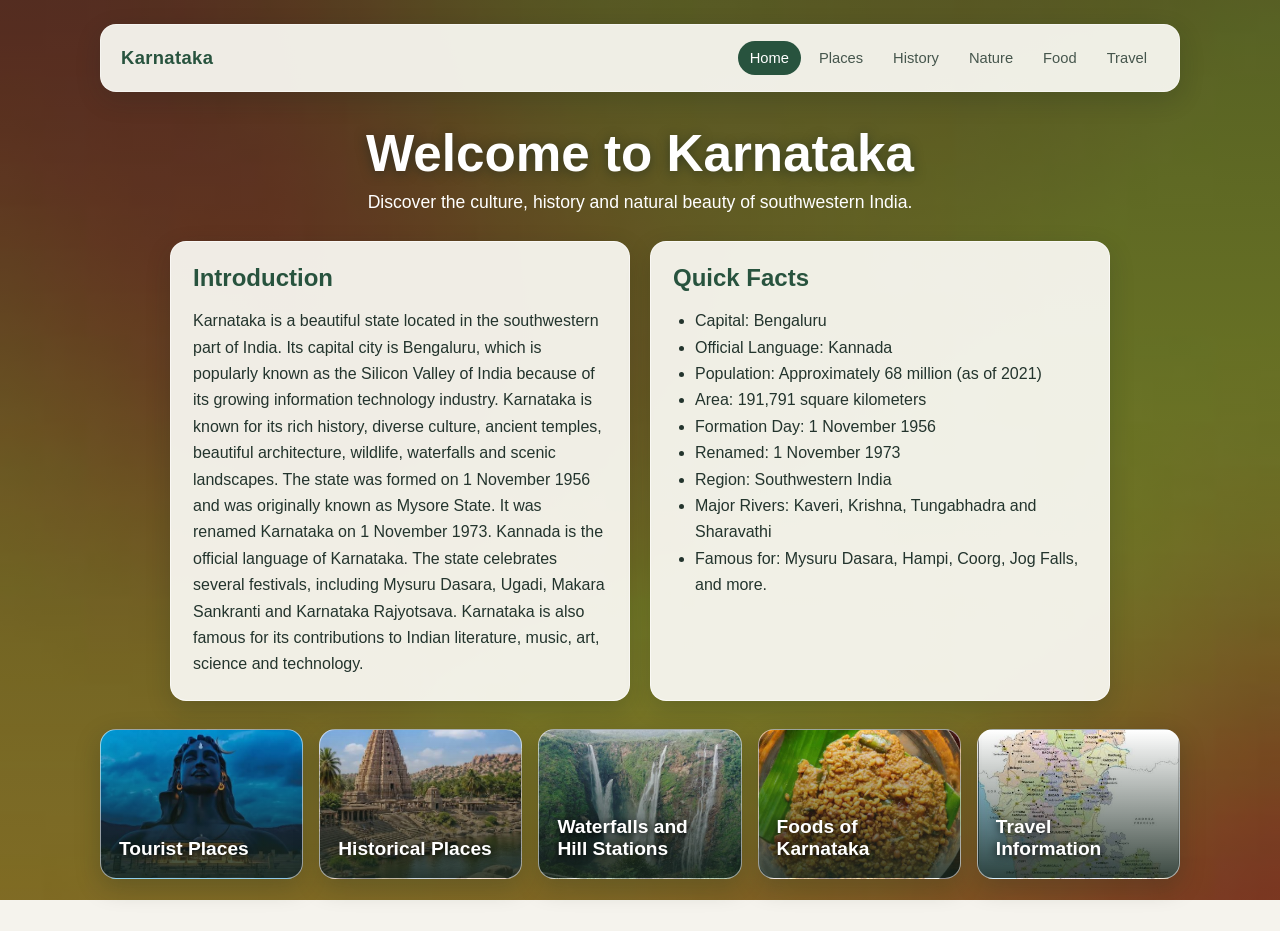
<file: index.html>
<!DOCTYPE html>
<html lang="en">
<head>
    <meta charset="UTF-8">
    <meta name="viewport" content="width=device-width, initial-scale=1.0">
    <title>Karnataka</title>
    <link rel="stylesheet" href="style.css">
</head>
<body class="home-page">
    <header class="site-header">
        <a class="brand" href="index.html">Karnataka</a>
        <nav class="site-nav" aria-label="Main navigation">
            <a href="index.html" aria-current="page">Home</a>
            <a href="tourist.html">Places</a>
            <a href="historical.html">History</a>
            <a href="waterfalls-hill-stations.html">Nature</a>
            <a href="foods.html">Food</a>
            <a href="travel-information.html">Travel</a>
        </nav>
    </header>

    <main>
        <section class="home-intro">
            <h1 class="page-title">Welcome to Karnataka</h1>
            <p>Discover the culture, history and natural beauty of southwestern India.</p>
        </section>

        <div class="plaque-grid home-info">
            <section class="plaque-card">
                <h2>Introduction</h2>
                <p>Karnataka is a beautiful state located in the southwestern part of India. Its capital city is Bengaluru, which is popularly known as the Silicon Valley of India because of its growing information technology industry. Karnataka is known for its rich history, diverse culture, ancient temples, beautiful architecture, wildlife, waterfalls and scenic landscapes. The state was formed on 1 November 1956 and was originally known as Mysore State. It was renamed Karnataka on 1 November 1973. Kannada is the official language of Karnataka. The state celebrates several festivals, including Mysuru Dasara, Ugadi, Makara Sankranti and Karnataka Rajyotsava. Karnataka is also famous for its contributions to Indian literature, music, art, science and technology.</p>
            </section>

            <section class="plaque-card">
                <h2>Quick Facts</h2>
                <ul>
                    <li>Capital: Bengaluru</li>
                    <li>Official Language: Kannada</li>
                    <li>Population: Approximately 68 million (as of 2021)</li>
                    <li>Area: 191,791 square kilometers</li>
                    <li>Formation Day: 1 November 1956</li>
                    <li>Renamed: 1 November 1973</li>
                    <li>Region: Southwestern India</li>
                    <li>Major Rivers: Kaveri, Krishna, Tungabhadra and Sharavathi</li>
                    <li>Famous for: Mysuru Dasara, Hampi, Coorg, Jog Falls, and more.</li>
                </ul>
            </section>
        </div>

        <nav class="home-cards" aria-label="Explore Karnataka">
            <a class="home-card tourist-button" href="tourist.html">Tourist Places</a>
            <a class="home-card historical-button" href="historical.html">Historical Places</a>
            <a class="home-card waterfalls-button" href="waterfalls-hill-stations.html">Waterfalls and Hill Stations</a>
            <a class="home-card foods-button" href="foods.html">Foods of Karnataka</a>
            <a class="home-card travel-button" href="travel-information.html">Travel Information</a>
        </nav>
    </main>
</body>
</html>
</file>
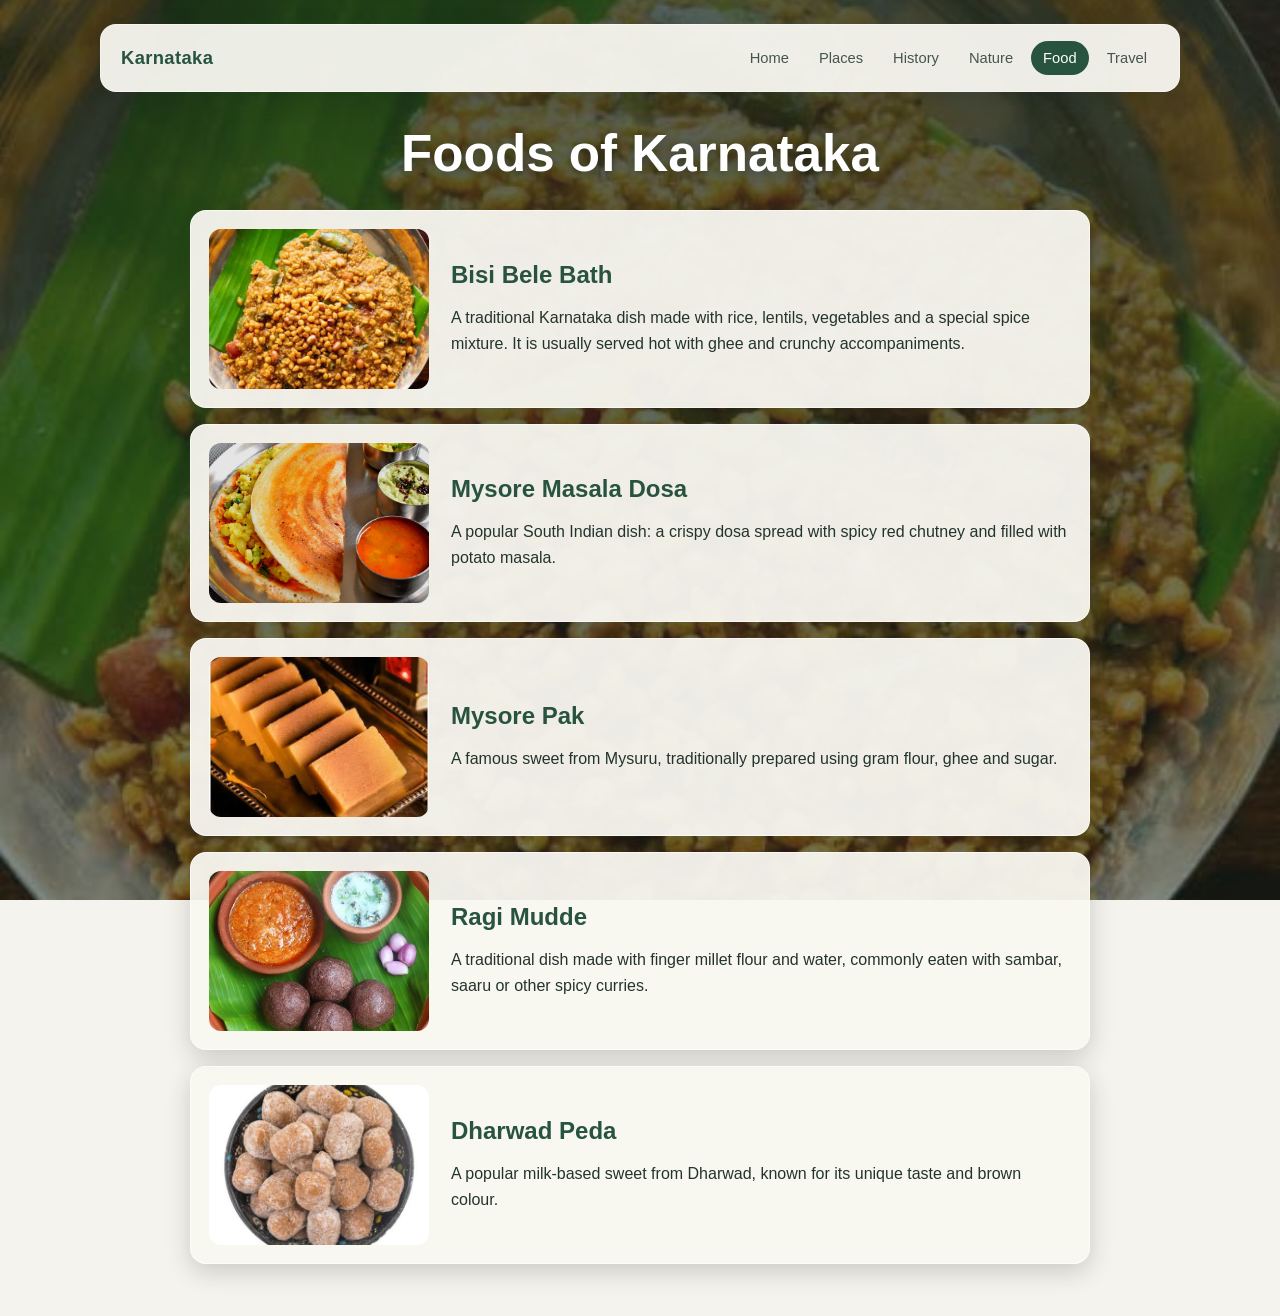
<file: foods.html>
<!DOCTYPE html>
<html lang="en">
<head>
    <meta charset="UTF-8">
    <meta name="viewport" content="width=device-width, initial-scale=1.0">
    <title>Foods of Karnataka</title>
    <link rel="stylesheet" href="style.css">
</head>
<body class="foods-page">
    <header class="site-header">
        <a class="brand" href="index.html">Karnataka</a>
        <nav class="site-nav" aria-label="Main navigation">
            <a href="index.html">Home</a>
            <a href="tourist.html">Places</a>
            <a href="historical.html">History</a>
            <a href="waterfalls-hill-stations.html">Nature</a>
            <a href="foods.html" aria-current="page">Food</a>
            <a href="travel-information.html">Travel</a>
        </nav>
    </header>

    <main>
        <h1 class="page-title">Foods of Karnataka</h1>
        <ol class="food-list">
            <li class="food-card">
                <img src="images/foods/bisibalebath.jpg" alt="Bisi Bele Bath">
                <div>
                    <h2>Bisi Bele Bath</h2>
                    <p>A traditional Karnataka dish made with rice, lentils, vegetables and a special spice mixture. It is usually served hot with ghee and crunchy accompaniments.</p>
                </div>
            </li>
            <li class="food-card">
                <img src="images/foods/dosa.jpg" alt="Mysore Masala Dosa">
                <div>
                    <h2>Mysore Masala Dosa</h2>
                    <p>A popular South Indian dish: a crispy dosa spread with spicy red chutney and filled with potato masala.</p>
                </div>
            </li>
            <li class="food-card">
                <img src="images/foods/mysore pak.jpg" alt="Mysore Pak">
                <div>
                    <h2>Mysore Pak</h2>
                    <p>A famous sweet from Mysuru, traditionally prepared using gram flour, ghee and sugar.</p>
                </div>
            </li>
            <li class="food-card">
                <img src="images/foods/ragi mudde.jpg" alt="Ragi Mudde">
                <div>
                    <h2>Ragi Mudde</h2>
                    <p>A traditional dish made with finger millet flour and water, commonly eaten with sambar, saaru or other spicy curries.</p>
                </div>
            </li>
            <li class="food-card">
                <img src="images/foods/peda.jpg" alt="Dharwad Peda">
                <div>
                    <h2>Dharwad Peda</h2>
                    <p>A popular milk-based sweet from Dharwad, known for its unique taste and brown colour.</p>
                </div>
            </li>
        </ol>
    </main>
</body>
</html>
</file>
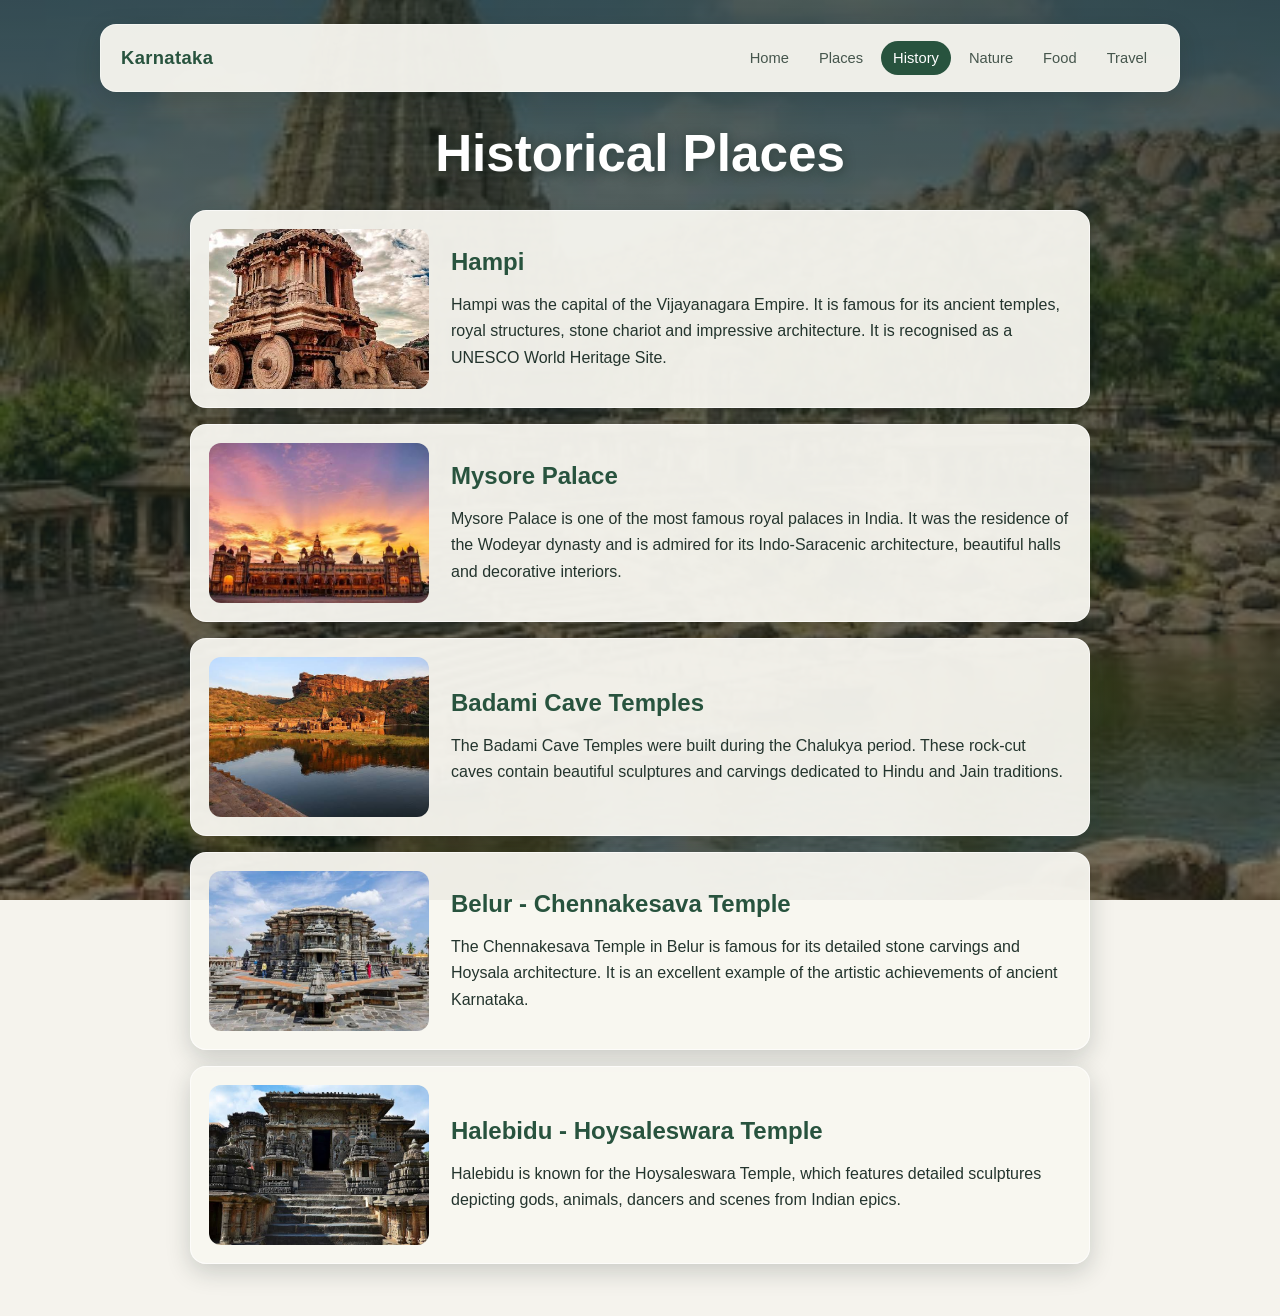
<file: historical.html>
<!DOCTYPE html>
<html lang="en">
<head>
    <meta charset="UTF-8">
    <meta name="viewport" content="width=device-width, initial-scale=1.0">
    <title>Karnataka Historical Places</title>
    <link rel="stylesheet" href="style.css">
</head>
<body class="historical-page">
    <header class="site-header">
        <a class="brand" href="index.html">Karnataka</a>
        <nav class="site-nav" aria-label="Main navigation">
            <a href="index.html">Home</a>
            <a href="tourist.html">Places</a>
            <a href="historical.html" aria-current="page">History</a>
            <a href="waterfalls-hill-stations.html">Nature</a>
            <a href="foods.html">Food</a>
            <a href="travel-information.html">Travel</a>
        </nav>
    </header>

    <main>
        <h1 class="page-title">Historical Places</h1>
        <ol class="historic-list">
            <li class="historic-card">
                <img src="images/historical/images.jpg" alt="Stone chariot at Hampi">
                <div>
                    <h2>Hampi</h2>
                    <p>Hampi was the capital of the Vijayanagara Empire. It is famous for its ancient temples, royal structures, stone chariot and impressive architecture. It is recognised as a UNESCO World Heritage Site.</p>
                </div>
            </li>
            <li class="historic-card">
                <img src="images/historical/mysore palace.jpg" alt="Mysore Palace">
                <div>
                    <h2>Mysore Palace</h2>
                    <p>Mysore Palace is one of the most famous royal palaces in India. It was the residence of the Wodeyar dynasty and is admired for its Indo-Saracenic architecture, beautiful halls and decorative interiors.</p>
                </div>
            </li>
            <li class="historic-card">
                <img src="images/historical/badami.jpg" alt="Badami Cave Temples">
                <div>
                    <h2>Badami Cave Temples</h2>
                    <p>The Badami Cave Temples were built during the Chalukya period. These rock-cut caves contain beautiful sculptures and carvings dedicated to Hindu and Jain traditions.</p>
                </div>
            </li>
            <li class="historic-card">
                <img src="images/historical/belur.jpg" alt="Chennakesava Temple in Belur">
                <div>
                    <h2>Belur - Chennakesava Temple</h2>
                    <p>The Chennakesava Temple in Belur is famous for its detailed stone carvings and Hoysala architecture. It is an excellent example of the artistic achievements of ancient Karnataka.</p>
                </div>
            </li>
            <li class="historic-card">
                <img src="images/historical/halebidu.jpg" alt="Hoysaleswara Temple in Halebidu">
                <div>
                    <h2>Halebidu - Hoysaleswara Temple</h2>
                    <p>Halebidu is known for the Hoysaleswara Temple, which features detailed sculptures depicting gods, animals, dancers and scenes from Indian epics.</p>
                </div>
            </li>
        </ol>
    </main>
</body>
</html>
</file>
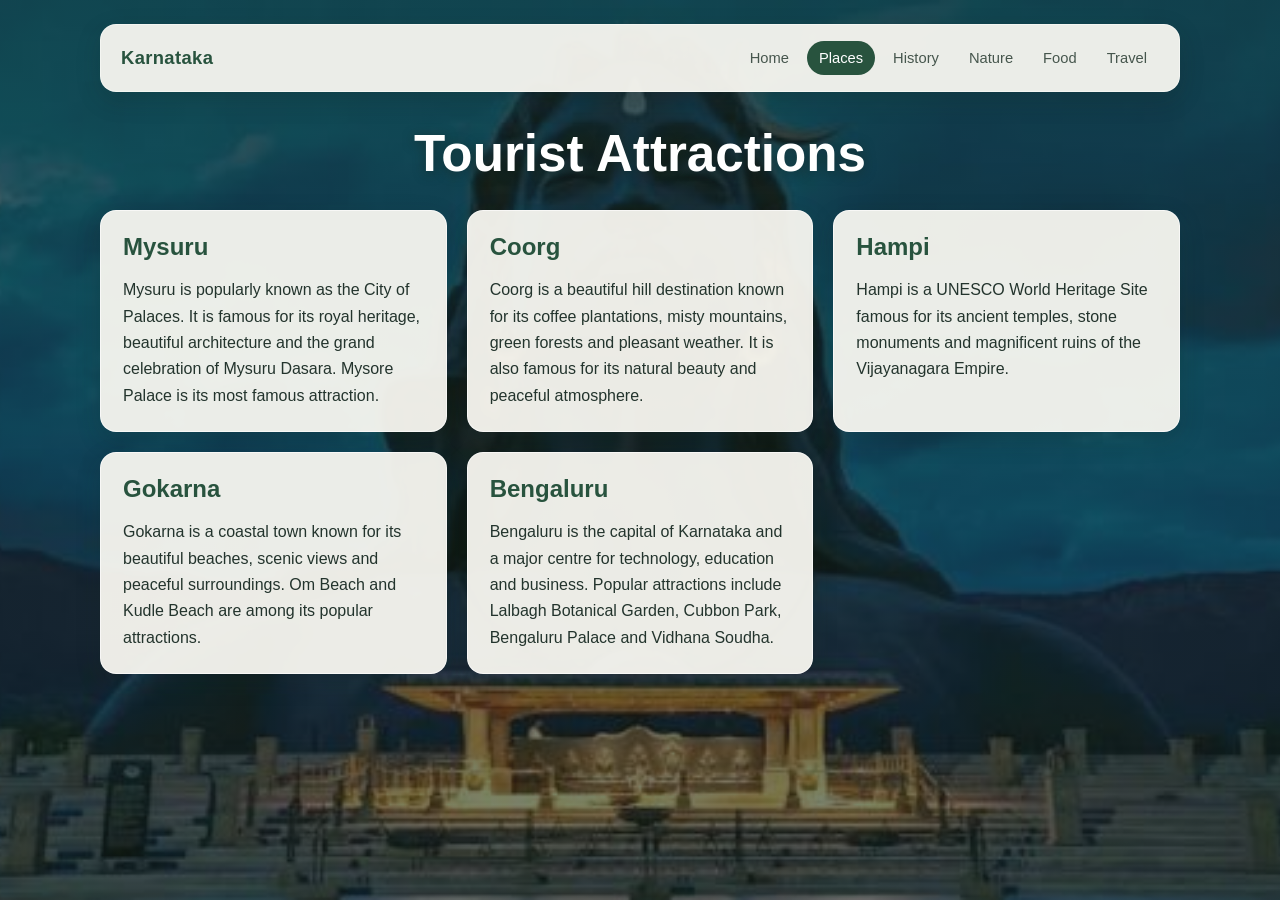
<file: tourist.html>
<!DOCTYPE html>
<html lang="en">
<head>
    <meta charset="UTF-8">
    <meta name="viewport" content="width=device-width, initial-scale=1.0">
    <title>Karnataka Tourist Attractions</title>
    <link rel="stylesheet" href="style.css">
</head>
<body class="tourist-page">
    <header class="site-header">
        <a class="brand" href="index.html">Karnataka</a>
        <nav class="site-nav" aria-label="Main navigation">
            <a href="index.html">Home</a>
            <a href="tourist.html" aria-current="page">Places</a>
            <a href="historical.html">History</a>
            <a href="waterfalls-hill-stations.html">Nature</a>
            <a href="foods.html">Food</a>
            <a href="travel-information.html">Travel</a>
        </nav>
    </header>

    <main>
        <h1 class="page-title">Tourist Attractions</h1>
        <div class="plaque-grid">
            <article class="plaque-card">
                <h2>Mysuru</h2>
                <p>Mysuru is popularly known as the City of Palaces. It is famous for its royal heritage, beautiful architecture and the grand celebration of Mysuru Dasara. Mysore Palace is its most famous attraction.</p>
            </article>
            <article class="plaque-card">
                <h2>Coorg</h2>
                <p>Coorg is a beautiful hill destination known for its coffee plantations, misty mountains, green forests and pleasant weather. It is also famous for its natural beauty and peaceful atmosphere.</p>
            </article>
            <article class="plaque-card">
                <h2>Hampi</h2>
                <p>Hampi is a UNESCO World Heritage Site famous for its ancient temples, stone monuments and magnificent ruins of the Vijayanagara Empire.</p>
            </article>
            <article class="plaque-card">
                <h2>Gokarna</h2>
                <p>Gokarna is a coastal town known for its beautiful beaches, scenic views and peaceful surroundings. Om Beach and Kudle Beach are among its popular attractions.</p>
            </article>
            <article class="plaque-card">
                <h2>Bengaluru</h2>
                <p>Bengaluru is the capital of Karnataka and a major centre for technology, education and business. Popular attractions include Lalbagh Botanical Garden, Cubbon Park, Bengaluru Palace and Vidhana Soudha.</p>
            </article>
        </div>
    </main>
</body>
</html>
</file>
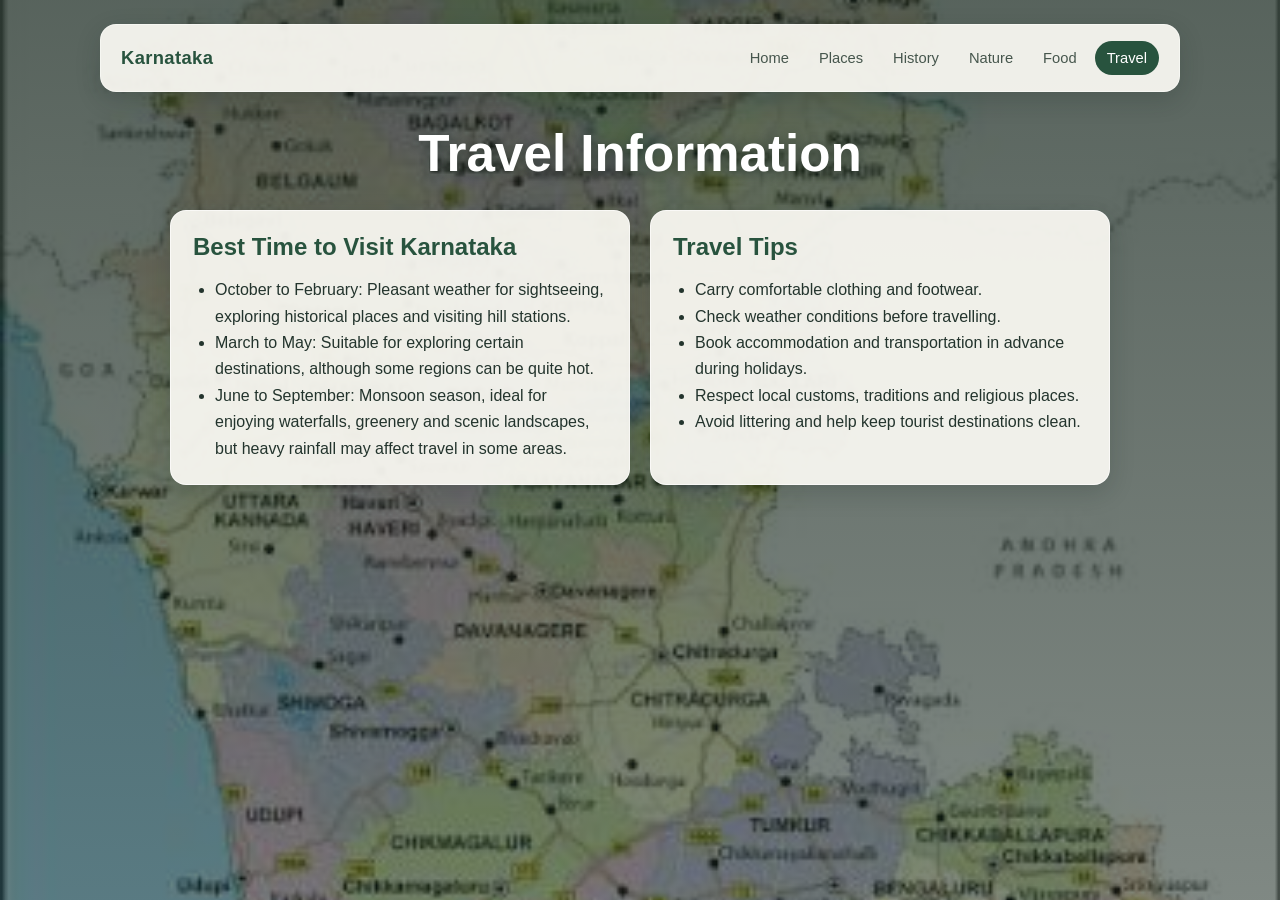
<file: travel-information.html>
<!DOCTYPE html>
<html lang="en">
<head>
    <meta charset="UTF-8">
    <meta name="viewport" content="width=device-width, initial-scale=1.0">
    <title>Karnataka Travel Information</title>
    <link rel="stylesheet" href="style.css">
</head>
<body class="travel-page">
    <header class="site-header">
        <a class="brand" href="index.html">Karnataka</a>
        <nav class="site-nav" aria-label="Main navigation">
            <a href="index.html">Home</a>
            <a href="tourist.html">Places</a>
            <a href="historical.html">History</a>
            <a href="waterfalls-hill-stations.html">Nature</a>
            <a href="foods.html">Food</a>
            <a href="travel-information.html" aria-current="page">Travel</a>
        </nav>
    </header>

    <main>
        <h1 class="page-title">Travel Information</h1>
        <div class="plaque-grid travel-cards">
            <section class="plaque-card">
                <h2>Best Time to Visit Karnataka</h2>
                <ul>
                    <li>October to February: Pleasant weather for sightseeing, exploring historical places and visiting hill stations.</li>
                    <li>March to May: Suitable for exploring certain destinations, although some regions can be quite hot.</li>
                    <li>June to September: Monsoon season, ideal for enjoying waterfalls, greenery and scenic landscapes, but heavy rainfall may affect travel in some areas.</li>
                </ul>
            </section>
            <section class="plaque-card">
                <h2>Travel Tips</h2>
                <ul>
                    <li>Carry comfortable clothing and footwear.</li>
                    <li>Check weather conditions before travelling.</li>
                    <li>Book accommodation and transportation in advance during holidays.</li>
                    <li>Respect local customs, traditions and religious places.</li>
                    <li>Avoid littering and help keep tourist destinations clean.</li>
                </ul>
            </section>
        </div>
    </main>
</body>
</html>
</file>
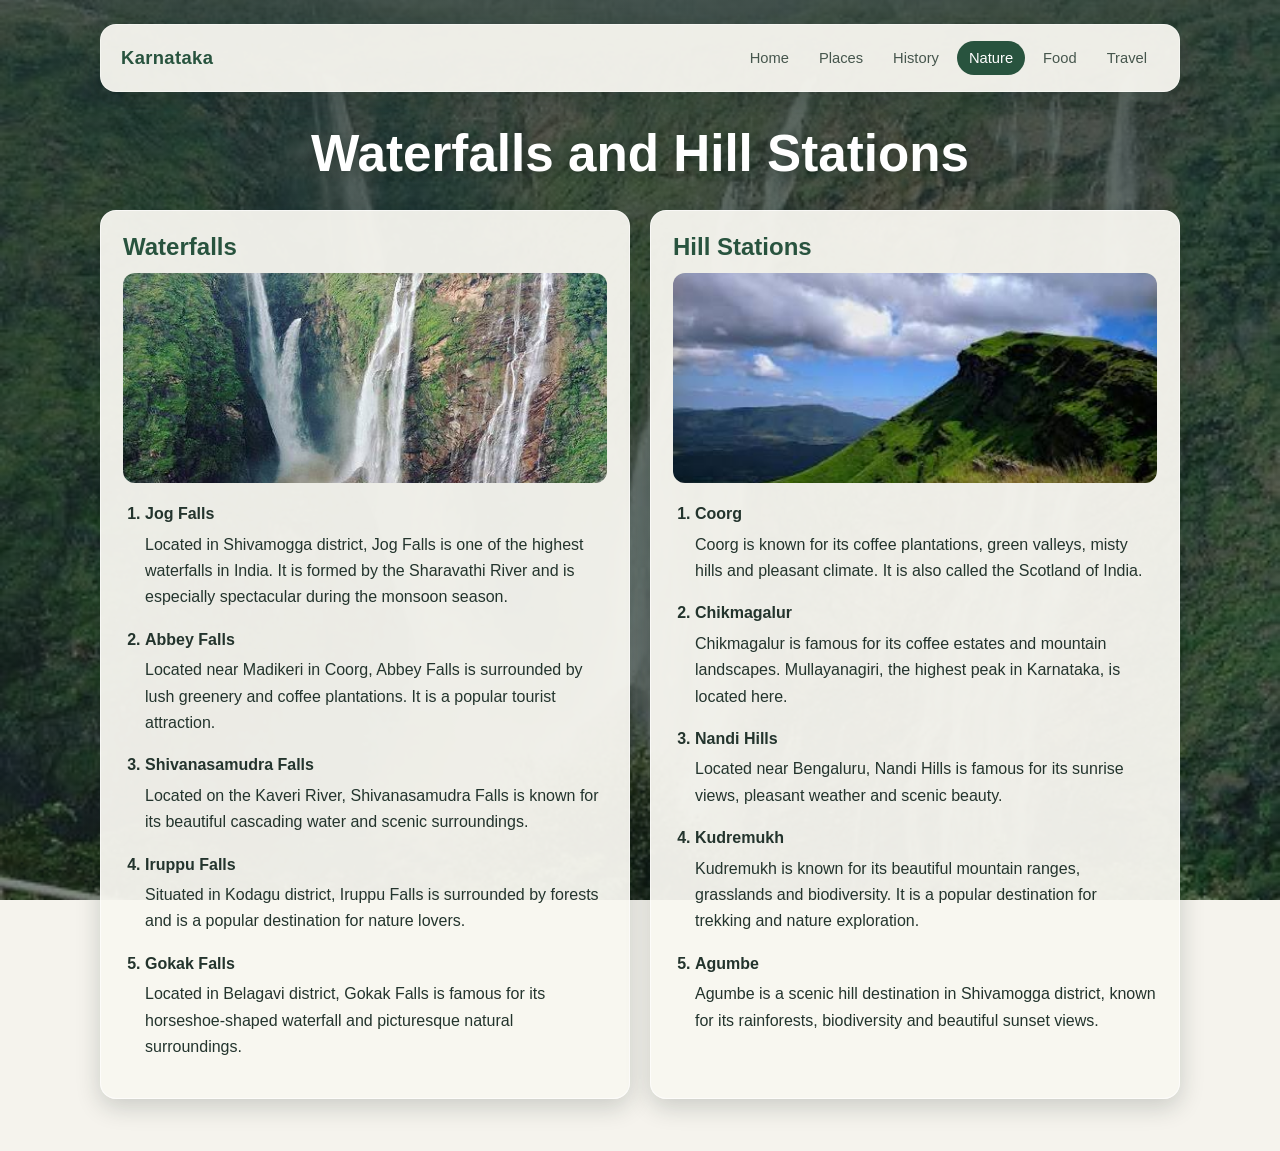
<file: waterfalls-hill-stations.html>
<!DOCTYPE html>
<html lang="en">
<head>
    <meta charset="UTF-8">
    <meta name="viewport" content="width=device-width, initial-scale=1.0">
    <title>Karnataka Waterfalls and Hill Stations</title>
    <link rel="stylesheet" href="style.css">
</head>
<body class="waterfalls-page">
    <header class="site-header">
        <a class="brand" href="index.html">Karnataka</a>
        <nav class="site-nav" aria-label="Main navigation">
            <a href="index.html">Home</a>
            <a href="tourist.html">Places</a>
            <a href="historical.html">History</a>
            <a href="waterfalls-hill-stations.html" aria-current="page">Nature</a>
            <a href="foods.html">Food</a>
            <a href="travel-information.html">Travel</a>
        </nav>
    </header>

    <main>
        <h1 class="page-title">Waterfalls and Hill Stations</h1>
        <div class="destination-cards">
            <section class="destination-card">
                <h2>Waterfalls</h2>
                <img class="destination-image" src="images/waterfall.jpg" alt="Jog Falls surrounded by greenery">
                <ol>
                    <li>Jog Falls
                        <p>Located in Shivamogga district, Jog Falls is one of the highest waterfalls in India. It is formed by the Sharavathi River and is especially spectacular during the monsoon season.</p>
                    </li>
                    <li>Abbey Falls
                        <p>Located near Madikeri in Coorg, Abbey Falls is surrounded by lush greenery and coffee plantations. It is a popular tourist attraction.</p>
                    </li>
                    <li>Shivanasamudra Falls
                        <p>Located on the Kaveri River, Shivanasamudra Falls is known for its beautiful cascading water and scenic surroundings.</p>
                    </li>
                    <li>Iruppu Falls
                        <p>Situated in Kodagu district, Iruppu Falls is surrounded by forests and is a popular destination for nature lovers.</p>
                    </li>
                    <li>Gokak Falls
                        <p>Located in Belagavi district, Gokak Falls is famous for its horseshoe-shaped waterfall and picturesque natural surroundings.</p>
                    </li>
                </ol>
            </section>
            <section class="destination-card">
                <h2>Hill Stations</h2>
                <img class="destination-image" src="images/hill%20station.jpg" alt="Green hills in Karnataka">
                <ol>
                    <li>Coorg
                        <p>Coorg is known for its coffee plantations, green valleys, misty hills and pleasant climate. It is also called the Scotland of India.</p>
                    </li>
                    <li>Chikmagalur
                        <p>Chikmagalur is famous for its coffee estates and mountain landscapes. Mullayanagiri, the highest peak in Karnataka, is located here.</p>
                    </li>
                    <li>Nandi Hills
                        <p>Located near Bengaluru, Nandi Hills is famous for its sunrise views, pleasant weather and scenic beauty.</p>
                    </li>
                    <li>Kudremukh
                        <p>Kudremukh is known for its beautiful mountain ranges, grasslands and biodiversity. It is a popular destination for trekking and nature exploration.</p>
                    </li>
                    <li>Agumbe
                        <p>Agumbe is a scenic hill destination in Shivamogga district, known for its rainforests, biodiversity and beautiful sunset views.</p>
                    </li>
                </ol>
            </section>
        </div>
    </main>
</body>
</html>
</file>
<file: style.css>
:root {
    color-scheme: light;
    font-family: "Segoe UI", Arial, sans-serif;
    color: #23342d;
    background: #f5f3ed;
    font-synthesis: none;
    text-rendering: optimizeLegibility;
}

* {
    box-sizing: border-box;
}

body {
    min-height: 100vh;
    margin: 0;
    padding: 24px;
    background-color: #e8eee8;
    background-position: center;
    background-size: cover;
    background-attachment: fixed;
}

body.home-page {
    background-image: linear-gradient(#17271eb8, #17271e8c), url("images/bg.jpg");
}

body.tourist-page {
    background-image: linear-gradient(#17271eb8, #17271e8c), url("images/isha.jpg");
}

body.historical-page {
    background-image: linear-gradient(#17271eb8, #17271e8c), url("images/k1.jpg");
}

body.waterfalls-page {
    background-image: linear-gradient(#17271eb8, #17271e8c), url("images/waterfall.jpg");
}

body.foods-page {
    background-image: linear-gradient(#17271eb8, #17271e8c), url("images/foods/bisibalebath.jpg");
}

body.travel-page {
    background-image: linear-gradient(#17271eb8, #17271e8c), url("images/map.jpg");
}

.site-header,
main {
    width: min(100%, 1080px);
    margin: 0 auto;
}

.site-header {
    display: flex;
    align-items: center;
    justify-content: space-between;
    gap: 20px;
    padding: 16px 20px;
    border: 1px solid #ffffff70;
    border-radius: 16px;
    background: #f8f7f1f2;
    box-shadow: 0 8px 24px #17271e30;
}

.brand {
    flex-shrink: 0;
    color: #28533e;
    font-size: 1.15rem;
    font-weight: 750;
    letter-spacing: 0.02em;
    text-decoration: none;
}

.site-nav {
    display: flex;
    flex-wrap: wrap;
    justify-content: flex-end;
    gap: 6px;
}

.site-nav a {
    padding: 9px 12px;
    border-radius: 999px;
    color: #46564d;
    font-size: 0.92rem;
    text-decoration: none;
    transition: background-color 0.2s ease, color 0.2s ease;
}

.site-nav a:hover,
.site-nav a[aria-current="page"] {
    background: #28533e;
    color: #fff;
}

.page-title {
    margin: 34px 0 24px;
    color: #fff;
    font-size: clamp(2rem, 5vw, 3.2rem);
    line-height: 1.1;
    text-align: center;
    text-shadow: 0 2px 12px #17271e90;
}

.home-intro {
    max-width: 760px;
    margin: 0 auto;
    color: #fff;
    text-align: center;
}

.home-intro .page-title {
    margin-bottom: 10px;
}

.home-intro > p {
    margin: 0;
    font-size: 1.1rem;
}

.plaque-grid,
.destination-cards {
    display: grid;
    grid-template-columns: repeat(auto-fit, minmax(min(100%, 280px), 1fr));
    gap: 20px;
    margin: 28px auto;
}

.plaque-card,
.destination-card,
.food-card,
.historic-card {
    border: 1px solid #ffffffa6;
    border-radius: 16px;
    background: #f8f7f1f2;
    box-shadow: 0 8px 24px #17271e30;
}

.plaque-card,
.destination-card {
    padding: 22px;
}

.plaque-card h2,
.destination-card h2,
.food-card h2,
.historic-card h2 {
    margin: 0 0 12px;
    color: #28533e;
}

.plaque-card p,
.plaque-card li,
.destination-card p,
.destination-card li,
.food-card p,
.historic-card p {
    line-height: 1.65;
}

.plaque-card p:last-child,
.food-card p,
.historic-card p {
    margin-bottom: 0;
}

.plaque-card ul {
    margin-bottom: 0;
    padding-left: 22px;
}

.home-info {
    max-width: 940px;
}

.home-cards {
    display: grid;
    grid-template-columns: repeat(auto-fit, minmax(min(100%, 190px), 1fr));
    gap: 16px;
    margin: 28px auto;
}

.home-card {
    display: flex;
    min-height: 150px;
    align-items: flex-end;
    padding: 18px;
    border: 1px solid #ffffff90;
    border-radius: 16px;
    background-position: center;
    background-size: cover;
    box-shadow: 0 8px 24px #17271e40;
    color: #fff;
    font-size: 1.2rem;
    font-weight: 700;
    text-decoration: none;
    text-shadow: 0 1px 8px #000;
    transition: transform 0.2s ease, box-shadow 0.2s ease;
}

.home-card:hover {
    transform: translateY(-3px);
    box-shadow: 0 12px 28px #17271e66;
}

.tourist-button {
    background-image: linear-gradient(transparent, #17271ed9), url("images/isha.jpg");
}

.historical-button {
    background-image: linear-gradient(transparent, #17271ed9), url("images/k1.jpg");
}

.waterfalls-button {
    background-image: linear-gradient(transparent, #17271ed9), url("images/waterfall.jpg");
}

.foods-button {
    background-image: linear-gradient(transparent, #17271ed9), url("images/foods/bisibalebath.jpg");
}

.travel-button {
    background-image: linear-gradient(transparent, #17271ed9), url("images/map.jpg");
}

.travel-cards {
    max-width: 940px;
}

.destination-cards {
    grid-template-columns: repeat(auto-fit, minmax(min(100%, 400px), 1fr));
}

.destination-image,
.food-card img,
.historic-card img {
    display: block;
    width: 100%;
    border-radius: 12px;
    object-fit: cover;
}

.destination-image {
    height: 210px;
    margin-bottom: 18px;
}

.destination-card ol {
    padding-left: 22px;
}

.destination-card li {
    margin-top: 16px;
    font-weight: 650;
}

.destination-card li p {
    margin: 4px 0 0;
    font-weight: 400;
}

.food-list,
.historic-list {
    display: grid;
    gap: 16px;
    max-width: 900px;
    margin: 28px auto;
    padding: 0;
    list-style: none;
}

.food-card,
.historic-card {
    display: flex;
    align-items: center;
    gap: 22px;
    padding: 18px;
}

.food-card img,
.historic-card img {
    width: 220px;
    height: 160px;
    flex-shrink: 0;
}

@media (max-width: 700px) {
    body {
        padding: 14px;
        background-attachment: scroll;
    }

    .site-header {
        align-items: flex-start;
        flex-direction: column;
        gap: 12px;
    }

    .site-nav {
        justify-content: flex-start;
        margin: 0 -8px;
    }

    .site-nav a {
        padding: 8px;
        font-size: 0.86rem;
    }

    .food-card,
    .historic-card {
        align-items: stretch;
        flex-direction: column;
    }

    .food-card img,
    .historic-card img {
        width: 100%;
        height: auto;
        max-height: 260px;
    }
}
</file>
